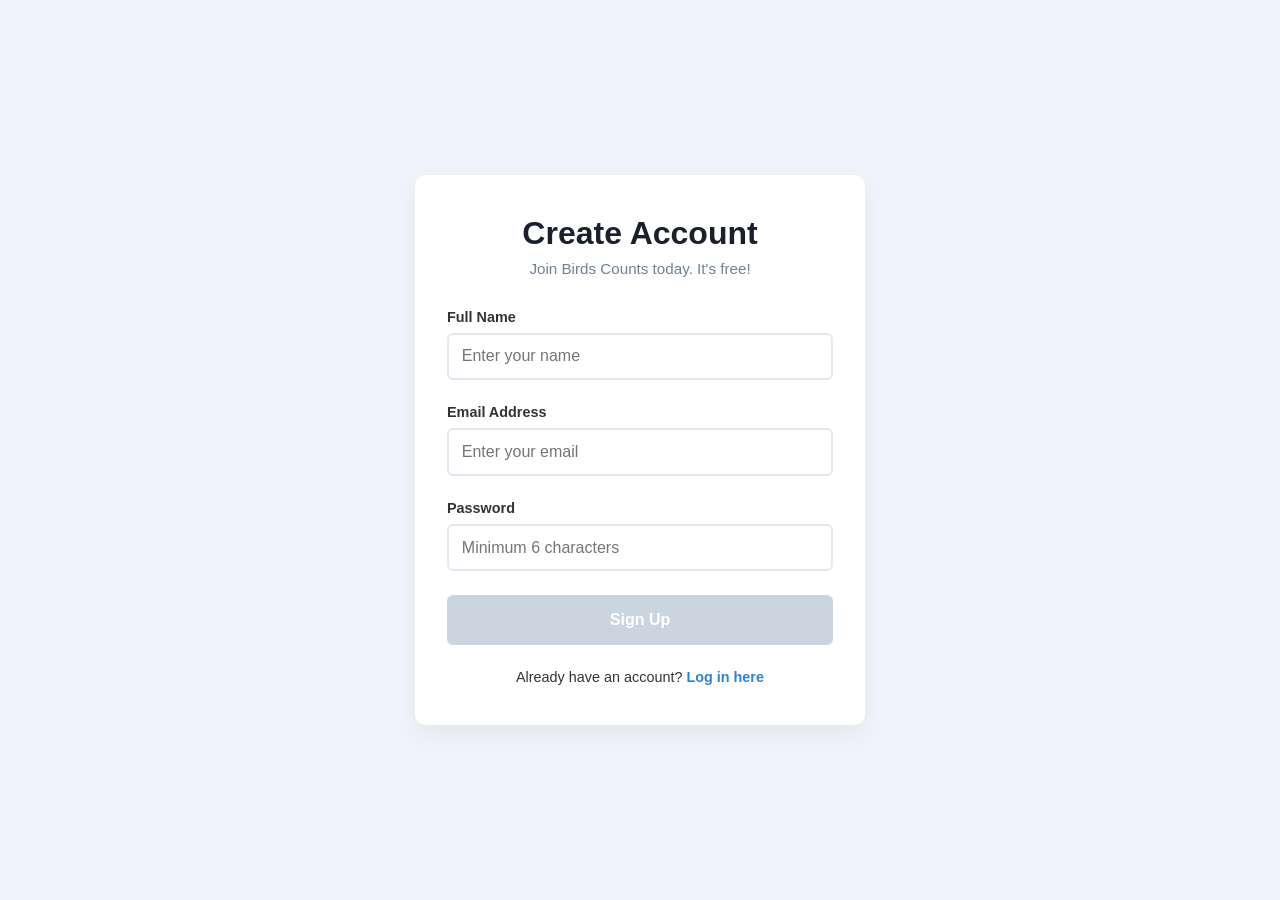
<file: Dash Board/index.html>
<!DOCTYPE html>
<html lang="en">
<head>
    <meta charset="UTF-8">
    <meta name="viewport" content="width=device-width, initial-scale=1.0">
    <title>Birds Counts - Dashboard</title>
    <link rel="stylesheet" href="dashboard.css">
</head>
<body>

    <!-- Navbar -->
    <nav class="navbar">
        <h2>Birds Clcik</h2>
        <div>
            <span id="user-greeting" class="greeting"></span>
            <button id="logout-btn" class="logout-btn">Logout</button>
        </div>
    </nav>

    <main class="dashboard-container">
        <!-- Post Upload Section -->
        <div class="upload-card">
            <h3>Share your Pet Bird</h3>
            <input type="file" id="image-upload" accept="image/*">
            <textarea id="post-caption" placeholder="Write something about your bird..."></textarea>
            <button id="post-btn" class="post-btn">Upload Post</button>
        </div>

        <!-- Feed Section -->
        <div id="feed-container" class="feed"></div>
    </main>

    <script src="dashboard.js"></script>
</body>
</html>
</file>
<file: Dash Board/dashboard.css>
* { 
    box-sizing: border-box; 
    margin: 0; 
    padding: 0; 
    font-family: sans-serif; 
}

body { 
    background-color: #f0f2f5; 
    color: #1c1e21; 
}

.navbar {
    display: flex; 
    justify-content: space-between; 
    align-items: center;
    background: #ffffff; 
    padding: 15px 30px;
    box-shadow: 0 2px 4px rgba(0,0,0,0.1); 
    position: sticky; 
    top: 0; 
    z-index: 100;
}

.greeting { 
    margin-right: 15px; 
    font-weight: bold; 
    color: #555; 
}

.logout-btn { 
    padding: 8px 15px; 
    background: #dc3545; 
    color: white; 
    border: none; 
    border-radius: 5px; 
    cursor: pointer; 
}

.dashboard-container { 
    max-width: 600px; 
    margin: 20px auto; 
}

/* Upload Card */
.upload-card {
    background: white; 
    padding: 20px; 
    border-radius: 8px;
    box-shadow: 0 1px 2px rgba(0,0,0,0.1); 
    margin-bottom: 20px;
}

.upload-card h3 { 
    margin-bottom: 10px; 
}

.upload-card input[type="file"], .upload-card textarea {
    width: 100%; 
    margin-bottom: 10px; 
    padding: 10px; 
    border: 1px solid #ccc; 
    border-radius: 5px;
}

.upload-card textarea { 
    resize: none; 
    height: 60px; 
}

.post-btn { 
    width: 100%; 
    padding: 10px; 
    background: #3182ce; 
    color: white; 
    border: none; 
    border-radius: 5px; 
    font-weight: bold; 
    cursor: pointer; 
}

/* Post Card */
.post-card {
    background: white; 
    border-radius: 8px; 
    box-shadow: 0 1px 2px rgba(0,0,0,0.1);
    margin-bottom: 20px; 
    padding: 15px;
}

.post-header { 
    font-weight: bold; 
    margin-bottom: 10px; 
    color: #3182ce; 
}

.post-image { 
    width: 100%; 
    border-radius: 5px; 
    margin-bottom: 10px; 
    max-height: 400px; 
    object-fit: contain; 
    background: #000; 
}

.post-caption { 
    margin-bottom: 15px; 
}

/* Interaction actions */
.post-actions { 
    display: flex; 
    gap: 15px; 
    border-top: 1px solid #eee; 
    padding-top: 10px; 
    margin-bottom: 10px; 
}

.action-btn { 
    background: none; 
    border: none; 
    color: #606770; 
    font-weight: bold; 
    cursor: pointer; 
}

.action-btn.liked { 
    color: #3182ce; 
}

/* Comments */
.comments-section { 
    background: #f0f2f5; 
    padding: 10px; 
    border-radius: 5px; 
}

.comment { 
    font-size: 0.9rem; 
    margin-bottom: 5px; 
    background: #fff; 
    padding: 8px; 
    border-radius: 15px; 
    display: inline-block; 
}

.comment-input-area { 
    display: flex; 
    gap: 10px; 
    margin-top: 10px; 
}

.comment-input-area input { 
    flex: 1; 
    padding: 8px; 
    border: 1px solid #ccc; 
    border-radius: 20px; 
    outline: none; 
}

.comment-input-area button { 
    padding: 8px 15px; 
    background: #38a169; 
    color: white; 
    border: none; 
    border-radius: 20px; 
    cursor: pointer; 
}
</file>
<file: Styles/styles.css>
* {
    box-sizing: border-box;
    margin: 0;
    padding: 0;
    font-family: 'Segoe UI', Tahoma, Geneva, Verdana, sans-serif;
}

body {
    background-color: #f0f4f8;
    display: flex;
    justify-content: center;
    align-items: center;
    min-height: 100vh;
    color: #333;
}

.app-container {
    background: #ffffff;
    width: 100%;
    max-width: 450px;
    border-radius: 10px;
    box-shadow: 0 10px 25px rgba(0,0,0,0.05);
    padding: 2.5rem 2rem;
    overflow: hidden;
}

.hidden {
    display: none !important;
}

.app-header {
    text-align: center;
    margin-bottom: 2rem;
}

.app-header h1 {
    color: #1a202c;
    margin-bottom: 0.5rem;
}

.app-header p {
    color: #718096;
    font-size: 0.95rem;
}

.form-control {
    margin-bottom: 1.5rem;
    position: relative;
}

.form-control label {
    display: block;
    margin-bottom: 0.5rem;
    font-weight: 600;
    font-size: 0.9rem;
}

.form-control input {
    width: 100%;
    padding: 0.8rem;
    border: 2px solid #e2e8f0;
    border-radius: 6px;
    font-size: 1rem;
    transition: border-color 0.3s;
    outline: none;
}

.form-control input:focus {
    border-color: #3182ce;
}

.form-control.error input { border-color: #e53e3e; }
.form-control.success input { border-color: #38a169; }

.form-control .error-msg {
    color: #e53e3e;
    font-size: 0.8rem;
    margin-top: 0.4rem;
    display: none;
}

.form-control.error .error-msg { display: block; }

button {
    width: 100%;
    padding: 1rem;
    background: #3182ce;
    color: white;
    border: none;
    border-radius: 6px;
    font-size: 1rem;
    font-weight: bold;
    cursor: pointer;
    transition: background 0.3s;
}

button:hover:not(:disabled) { background: #2b6cb0; }
button:disabled { background: #cbd5e0; cursor: not-allowed; }

.app-footer {
    margin-top: 1.5rem;
    text-align: center;
    font-size: 0.9rem;
}

.app-footer a {
    color: #3182ce;
    text-decoration: none;
    font-weight: bold;
}

.app-footer a:hover { text-decoration: underline; }
</file>
